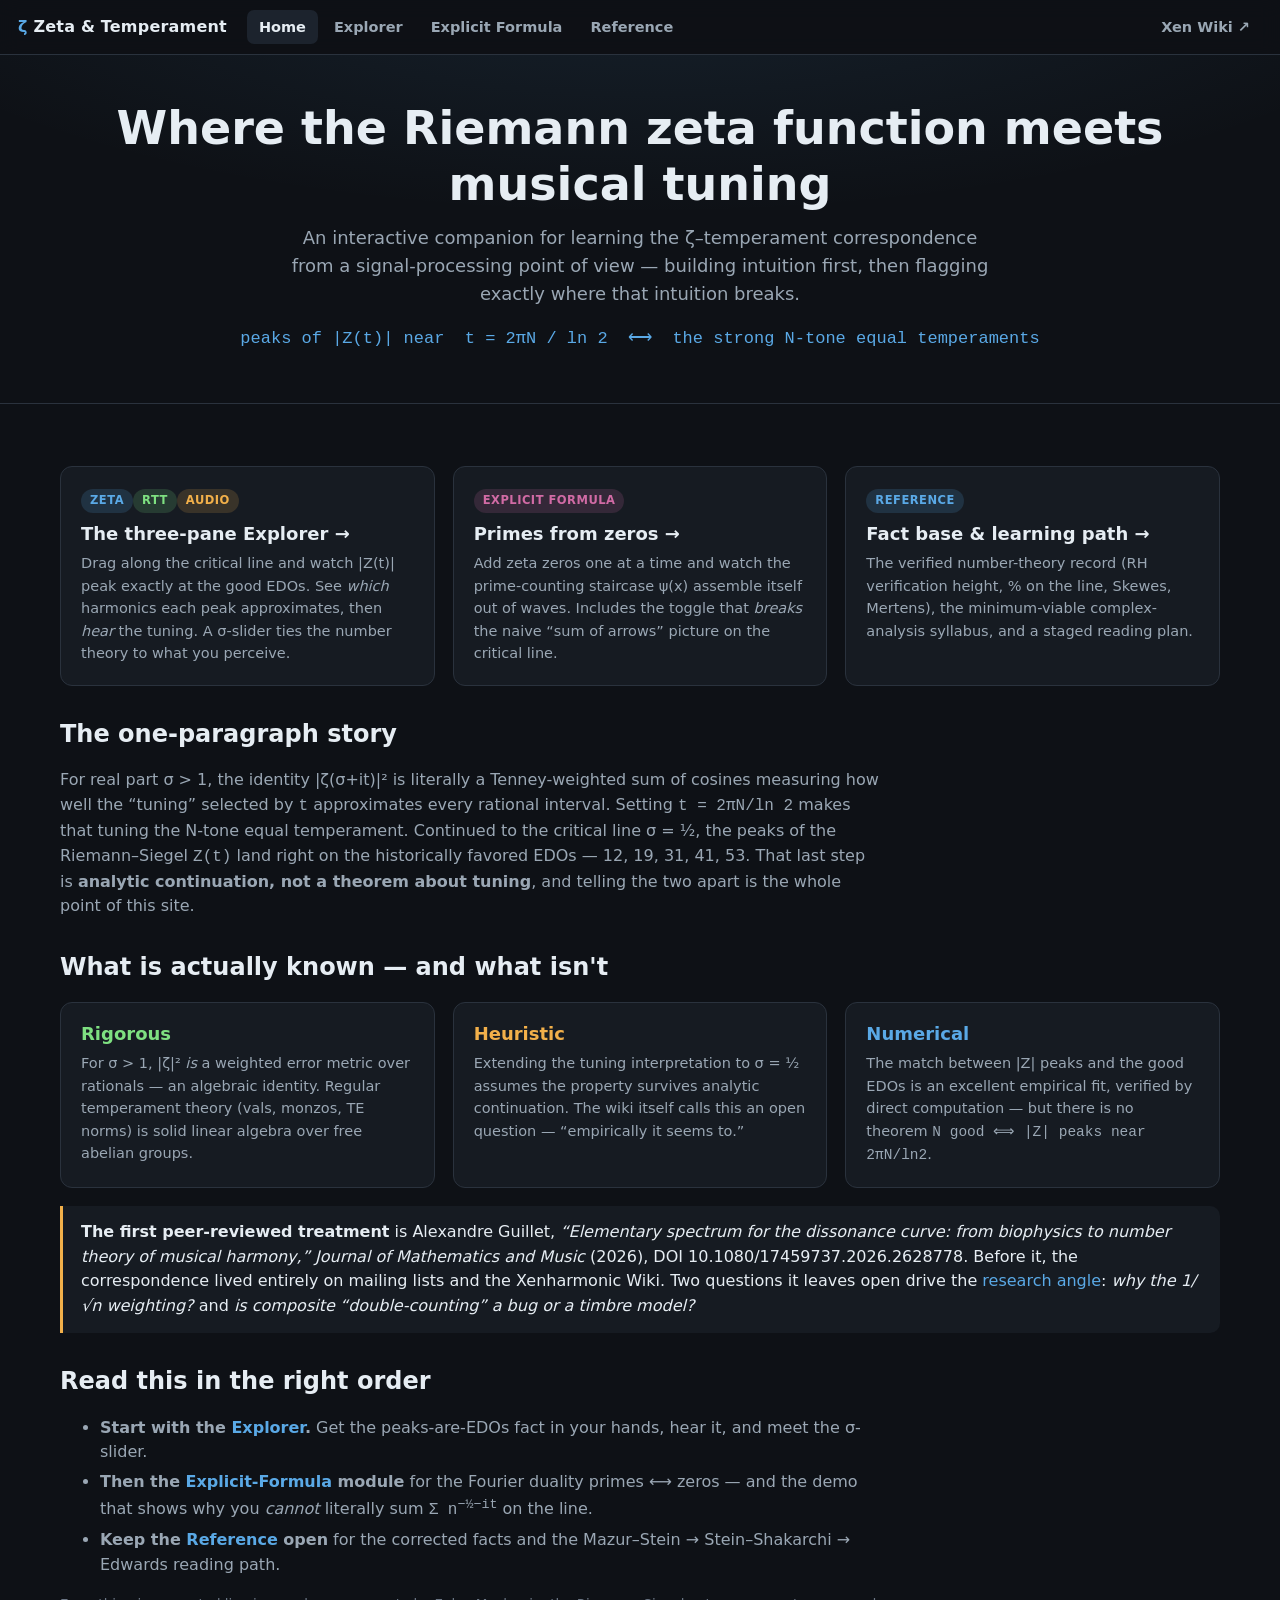
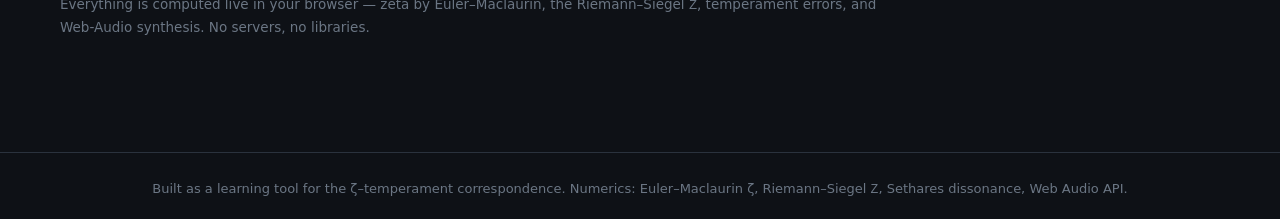
<file: index.html>
<!DOCTYPE html>
<html lang="en">
<head>
<meta charset="utf-8">
<meta name="viewport" content="width=device-width, initial-scale=1">
<title>Zeta &amp; Temperament — an interactive explorer</title>
<link rel="stylesheet" href="css/style.css">
</head>
<body>
<nav class="top">
  <span class="brand"><span class="zsym">&zeta;</span> Zeta &amp; Temperament</span>
  <a class="navlink active" href="index.html">Home</a>
  <a class="navlink" href="explorer.html">Explorer</a>
  <a class="navlink" href="explicit.html">Explicit Formula</a>
  <a class="navlink" href="reference.html">Reference</a>
  <span class="spacer"></span>
  <a class="navlink" href="https://en.xen.wiki/w/The_Riemann_zeta_function_and_tuning" target="_blank" rel="noopener">Xen Wiki ↗</a>
</nav>

<header class="hero">
  <h1>Where the Riemann zeta function meets musical tuning</h1>
  <p class="sub">An interactive companion for learning the &zeta;–temperament correspondence
    from a signal-processing point of view — building intuition first, then flagging
    exactly where that intuition breaks.</p>
  <p class="eqn">peaks of |Z(t)| near&nbsp; t = 2&pi;N / ln 2 &nbsp;⟷&nbsp; the strong N-tone equal temperaments</p>
</header>

<div class="wrap">

  <section>
    <div class="grid cols-3">
      <a class="card" href="explorer.html">
        <span class="tag zeta">Zeta</span><span class="tag rtt">RTT</span><span class="tag audio">Audio</span>
        <h3>The three-pane Explorer →</h3>
        <p>Drag along the critical line and watch |Z(t)| peak exactly at the good EDOs.
           See <em>which</em> harmonics each peak approximates, then <em>hear</em> the tuning.
           A &sigma;-slider ties the number theory to what you perceive.</p>
      </a>
      <a class="card" href="explicit.html">
        <span class="tag ef">Explicit Formula</span>
        <h3>Primes from zeros →</h3>
        <p>Add zeta zeros one at a time and watch the prime-counting staircase &psi;(x)
           assemble itself out of waves. Includes the toggle that <em>breaks</em> the
           naive &ldquo;sum of arrows&rdquo; picture on the critical line.</p>
      </a>
      <a class="card" href="reference.html">
        <span class="tag zeta">Reference</span>
        <h3>Fact base &amp; learning path →</h3>
        <p>The verified number-theory record (RH verification height, % on the line,
           Skewes, Mertens), the minimum-viable complex-analysis syllabus, and a
           staged reading plan.</p>
      </a>
    </div>
  </section>

  <section class="narrow">
    <h2>The one-paragraph story</h2>
    <p class="muted">
      For real part &sigma; &gt; 1, the identity |&zeta;(&sigma;+it)|&sup2; is literally a
      Tenney-weighted sum of cosines measuring how well the &ldquo;tuning&rdquo; selected by
      <span class="mono">t</span> approximates every rational interval. Setting
      <span class="mono">t = 2&pi;N/ln&nbsp;2</span> makes that tuning the N-tone equal
      temperament. Continued to the critical line &sigma; = &frac12;, the peaks of the
      Riemann–Siegel <span class="mono">Z(t)</span> land right on the historically favored
      EDOs — 12, 19, 31, 41, 53. That last step is <strong>analytic continuation, not a
      theorem about tuning</strong>, and telling the two apart is the whole point of this site.
    </p>
  </section>

  <section>
    <h2>What is actually known — and what isn't</h2>
    <div class="grid cols-3">
      <div class="card">
        <h3 style="color:var(--accent2)">Rigorous</h3>
        <p>For &sigma; &gt; 1, |&zeta;|&sup2; <em>is</em> a weighted error metric over rationals —
           an algebraic identity. Regular temperament theory (vals, monzos, TE norms) is
           solid linear algebra over free abelian groups.</p>
      </div>
      <div class="card">
        <h3 style="color:var(--accent3)">Heuristic</h3>
        <p>Extending the tuning interpretation to &sigma; = &frac12; assumes the property
           survives analytic continuation. The wiki itself calls this an open question —
           &ldquo;empirically it seems to.&rdquo;</p>
      </div>
      <div class="card">
        <h3 style="color:var(--accent)">Numerical</h3>
        <p>The match between |Z| peaks and the good EDOs is an excellent empirical fit,
           verified by direct computation — but there is no theorem
           <span class="mono">N good ⟺ |Z| peaks near 2&pi;N/ln2</span>.</p>
      </div>
    </div>
    <div class="callout warn">
      <p><strong>The first peer-reviewed treatment</strong> is Alexandre Guillet,
        <em>&ldquo;Elementary spectrum for the dissonance curve: from biophysics to number
        theory of musical harmony,&rdquo;</em> <em>Journal of Mathematics and Music</em> (2026),
        DOI&nbsp;10.1080/17459737.2026.2628778. Before it, the correspondence lived entirely
        on mailing lists and the Xenharmonic Wiki. Two questions it leaves open drive the
        <a href="reference.html#open">research angle</a>: <em>why the 1/&radic;n weighting?</em>
        and <em>is composite &ldquo;double-counting&rdquo; a bug or a timbre model?</em></p>
    </div>
  </section>

  <section class="narrow">
    <h2>Read this in the right order</h2>
    <ul class="tight muted">
      <li><strong>Start with the <a href="explorer.html">Explorer</a>.</strong> Get the peaks-are-EDOs
        fact in your hands, hear it, and meet the &sigma;-slider.</li>
      <li><strong>Then the <a href="explicit.html">Explicit-Formula</a> module</strong> for the
        Fourier duality primes ⟷ zeros — and the demo that shows why you <em>cannot</em>
        literally sum <span class="mono">&Sigma; n<sup>−½−it</sup></span> on the line.</li>
      <li><strong>Keep the <a href="reference.html">Reference</a> open</strong> for the corrected
        facts and the Mazur–Stein → Stein–Shakarchi → Edwards reading path.</li>
    </ul>
    <p class="small faint">Everything is computed live in your browser — zeta by Euler–Maclaurin,
      the Riemann–Siegel <span class="mono">Z</span>, temperament errors, and Web-Audio synthesis.
      No servers, no libraries.</p>
  </section>

</div>

<footer class="site">
  Built as a learning tool for the &zeta;–temperament correspondence.
  Numerics: Euler–Maclaurin &zeta;, Riemann–Siegel <span class="mono">Z</span>, Sethares dissonance, Web Audio API.
</footer>
</body>
</html>
</file>
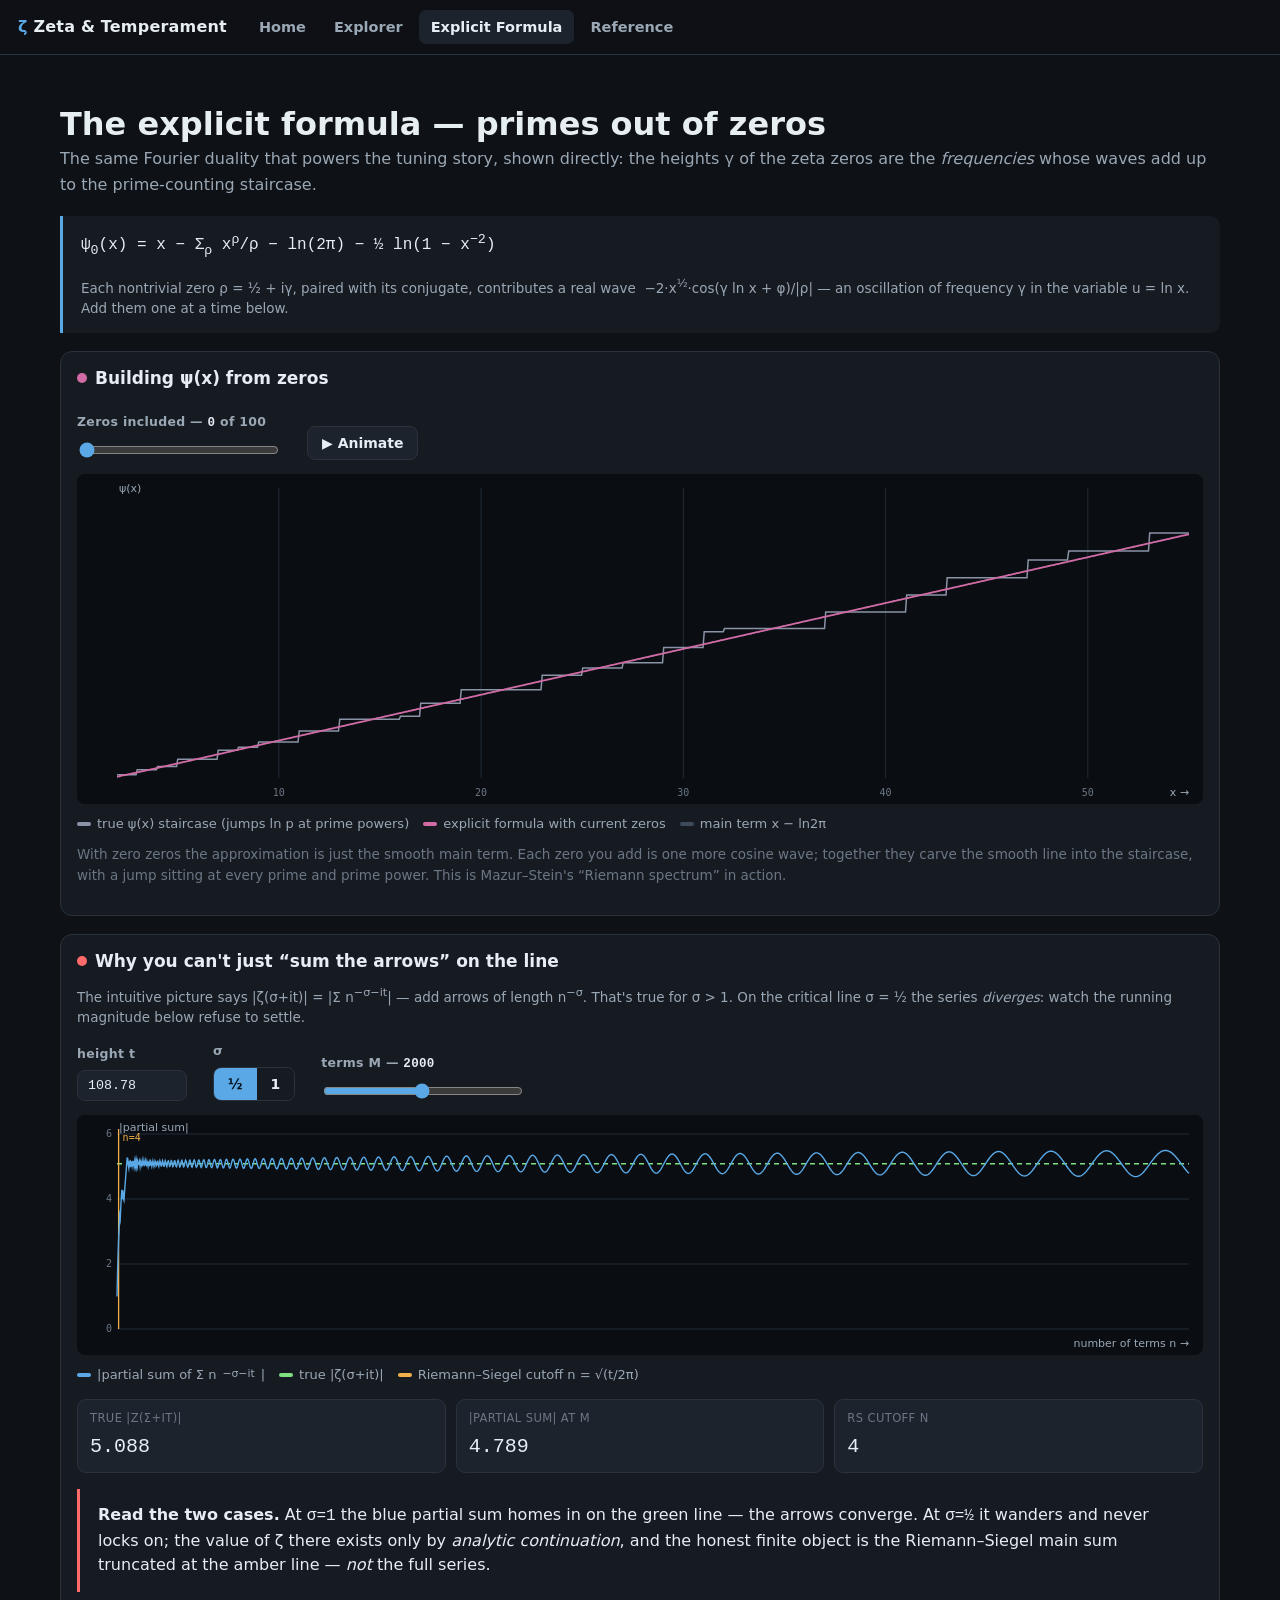
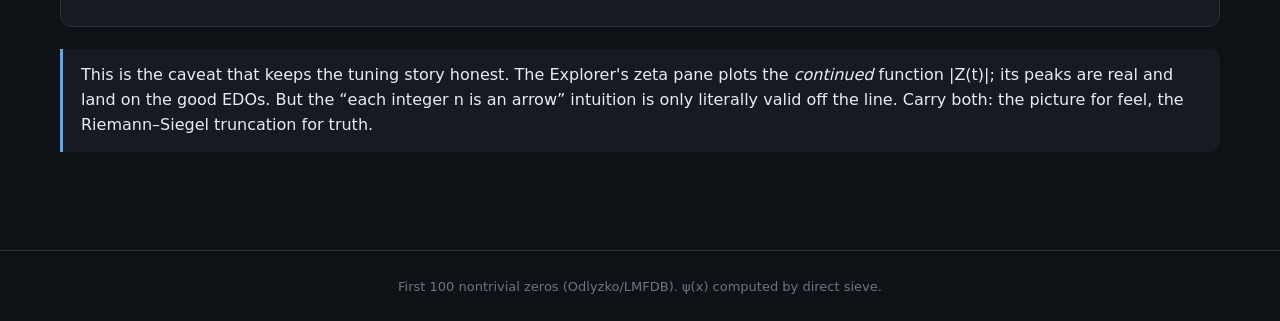
<file: explicit.html>
<!DOCTYPE html>
<html lang="en">
<head>
<meta charset="utf-8">
<meta name="viewport" content="width=device-width, initial-scale=1">
<title>Explicit Formula — Zeta &amp; Temperament</title>
<link rel="stylesheet" href="css/style.css">
</head>
<body>
<nav class="top">
  <span class="brand"><span class="zsym">&zeta;</span> Zeta &amp; Temperament</span>
  <a class="navlink" href="index.html">Home</a>
  <a class="navlink" href="explorer.html">Explorer</a>
  <a class="navlink active" href="explicit.html">Explicit Formula</a>
  <a class="navlink" href="reference.html">Reference</a>
</nav>

<div class="wrap">
  <h1 style="margin-bottom:4px">The explicit formula — primes out of zeros</h1>
  <p class="muted" style="margin-top:0">
    The same Fourier duality that powers the tuning story, shown directly:
    the heights <span class="mono">&gamma;</span> of the zeta zeros are the <em>frequencies</em>
    whose waves add up to the prime-counting staircase.
  </p>

  <div class="callout">
    <p style="margin:0" class="mono" style="font-size:15px">
      &psi;<sub>0</sub>(x) = x − &Sigma;<sub>&rho;</sub> x<sup>&rho;</sup>/&rho; − ln(2&pi;) − &frac12; ln(1 − x<sup>−2</sup>)
    </p>
    <p class="small muted" style="margin-bottom:0">Each nontrivial zero &rho; = &frac12; + i&gamma;, paired with its
      conjugate, contributes a real wave &nbsp;−2·x<sup>½</sup>·cos(&gamma; ln x + &phi;)/|&rho;| — an
      oscillation of frequency &gamma; in the variable u = ln x. Add them one at a time below.</p>
  </div>

  <!-- ===== PANE A: staircase assembly ===== -->
  <div class="pane" style="margin:18px 0">
    <h2><span class="dot" style="background:var(--accent4)"></span> Building &psi;(x) from zeros</h2>
    <div class="controls" style="margin-bottom:14px">
      <div class="control">
        <label>Zeros included — <span class="val" id="nzVal">0</span> of 100</label>
        <input type="range" id="nzSlider" min="0" max="100" step="1" value="0">
      </div>
      <div class="control">
        <label>&nbsp;</label>
        <button id="animBtn">▶ Animate</button>
      </div>
    </div>
    <div class="canvas-wrap"><canvas id="psiCanvas" height="330"></canvas></div>
    <div class="legend">
      <div class="item"><span class="swatch" style="background:#8a94a6"></span> true &psi;(x) staircase (jumps ln p at prime powers)</div>
      <div class="item"><span class="swatch" style="background:var(--accent4)"></span> explicit formula with current zeros</div>
      <div class="item"><span class="swatch" style="background:#3d4a5a"></span> main term x − ln2&pi;</div>
    </div>
    <p class="small faint" style="margin-top:10px">With zero zeros the approximation is just the smooth main
      term. Each zero you add is one more cosine wave; together they carve the smooth line into the staircase,
      with a jump sitting at every prime and prime power. This is Mazur–Stein's &ldquo;Riemann spectrum&rdquo; in action.</p>
  </div>

  <!-- ===== PANE B: the counter-demo ===== -->
  <div class="pane">
    <h2><span class="dot" style="background:var(--danger)"></span> Why you can't just &ldquo;sum the arrows&rdquo; on the line</h2>
    <p class="small muted" style="margin-top:0">
      The intuitive picture says |&zeta;(&sigma;+it)| = |&Sigma; n<sup>−&sigma;−it</sup>| — add arrows of length
      n<sup>−&sigma;</sup>. That's true for &sigma; &gt; 1. On the critical line &sigma; = &frac12; the series
      <em>diverges</em>: watch the running magnitude below refuse to settle.
    </p>
    <div class="controls" style="margin-bottom:14px">
      <div class="control">
        <label>height t</label>
        <input type="number" id="tInput" value="108.78" step="1" style="width:110px; background:var(--bg-elev2); color:var(--text); border:1px solid var(--border); border-radius:8px; padding:7px 10px; font-family:var(--mono)">
      </div>
      <div class="control">
        <label>&sigma;</label>
        <div class="seg" id="sigmaSeg2">
          <button data-s="0.5" class="on">&frac12;</button>
          <button data-s="1">1</button>
        </div>
      </div>
      <div class="control">
        <label>terms M — <span class="val" id="mVal">2000</span></label>
        <input type="range" id="mSlider" min="50" max="4000" step="50" value="2000">
      </div>
    </div>
    <div class="canvas-wrap"><canvas id="naiveCanvas" height="240"></canvas></div>
    <div class="legend">
      <div class="item"><span class="swatch" style="background:var(--accent)"></span> |partial sum of &Sigma; n<sup>−&sigma;−it</sup>|</div>
      <div class="item"><span class="swatch" style="background:var(--accent2)"></span> true |&zeta;(&sigma;+it)|</div>
      <div class="item"><span class="swatch" style="background:var(--accent3)"></span> Riemann–Siegel cutoff n = &radic;(t/2&pi;)</div>
    </div>
    <div class="readout">
      <div class="stat"><div class="k">true |&zeta;(&sigma;+it)|</div><div class="v" id="nv-true">—</div></div>
      <div class="stat"><div class="k">|partial sum| at M</div><div class="v" id="nv-partial">—</div></div>
      <div class="stat"><div class="k">RS cutoff n</div><div class="v" id="nv-cut">—</div></div>
    </div>
    <div class="callout danger" style="margin-top:16px">
      <p style="margin:0"><strong>Read the two cases.</strong> At <span class="mono">&sigma;=1</span> the blue partial
      sum homes in on the green line — the arrows converge. At <span class="mono">&sigma;=½</span> it wanders and
      never locks on; the value of &zeta; there exists only by <em>analytic continuation</em>, and the honest finite
      object is the Riemann–Siegel main sum truncated at the amber line — <em>not</em> the full series.</p>
    </div>
  </div>

  <div class="callout" style="margin-top:22px">
    <p style="margin:0">This is the caveat that keeps the tuning story honest. The Explorer's zeta pane plots
      the <em>continued</em> function |Z(t)|; its peaks are real and land on the good EDOs. But the &ldquo;each
      integer n is an arrow&rdquo; intuition is only literally valid off the line. Carry both: the picture for
      feel, the Riemann–Siegel truncation for truth.</p>
  </div>
</div>

<footer class="site">First 100 nontrivial zeros (Odlyzko/LMFDB). &psi;(x) computed by direct sieve.</footer>

<script src="js/mathlib.js"></script>
<script src="js/zeros.js"></script>
<script src="js/explicit.js"></script>
</body>
</html>
</file>
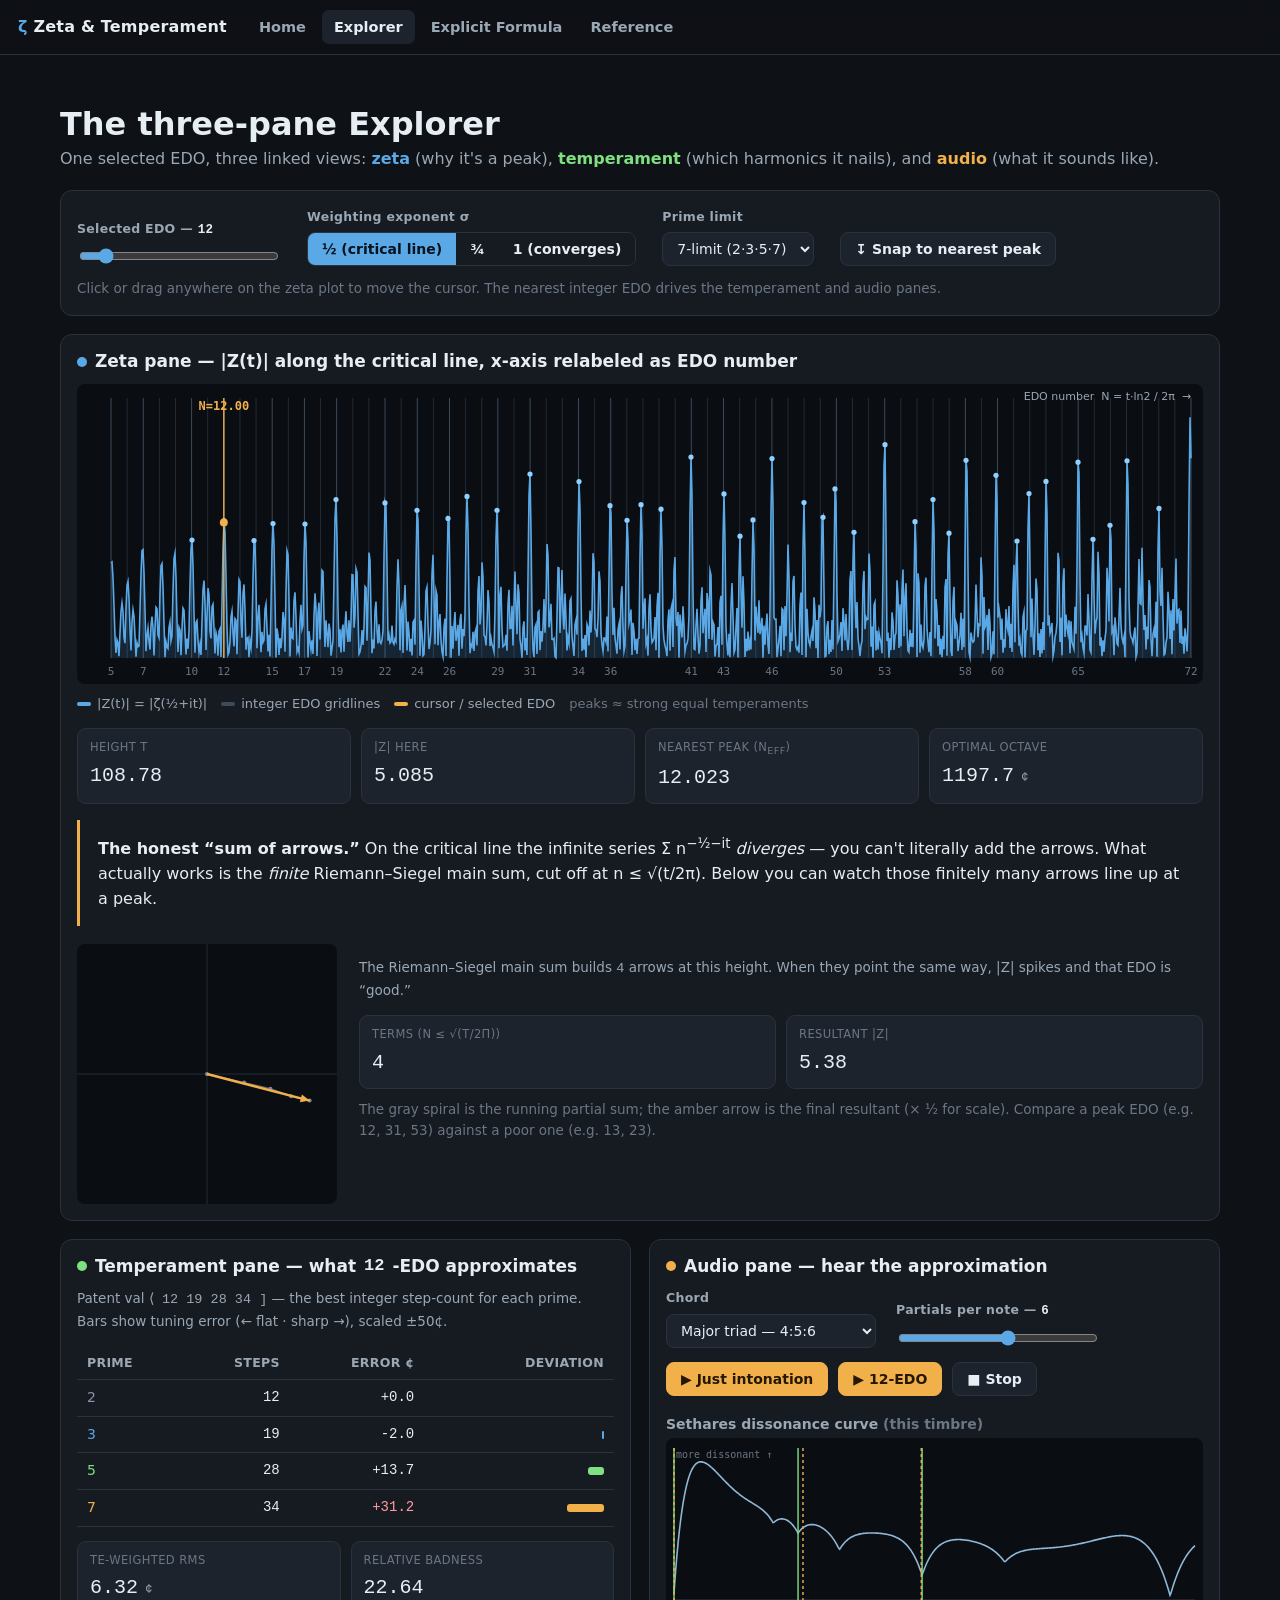
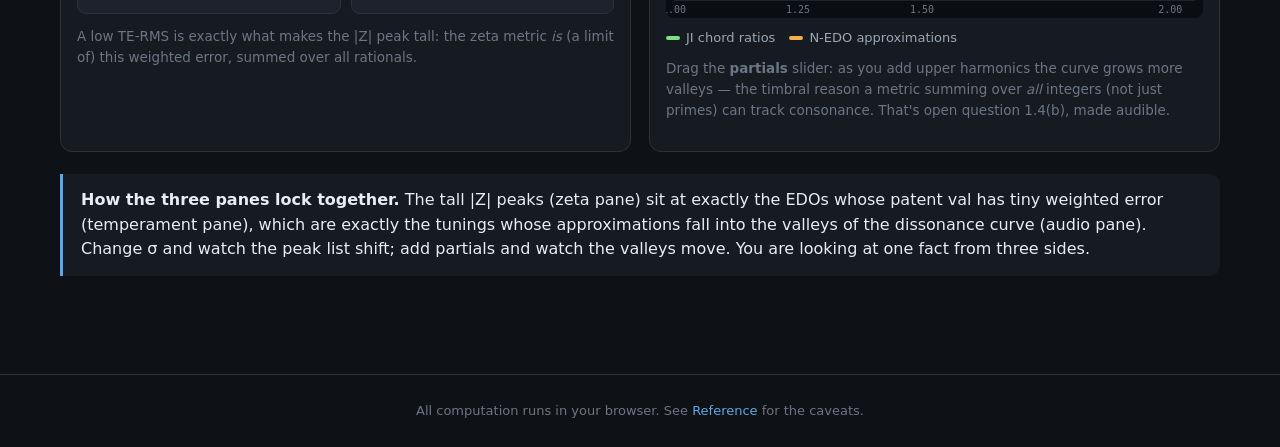
<file: explorer.html>
<!DOCTYPE html>
<html lang="en">
<head>
<meta charset="utf-8">
<meta name="viewport" content="width=device-width, initial-scale=1">
<title>Explorer — Zeta &amp; Temperament</title>
<link rel="stylesheet" href="css/style.css">
</head>
<body>
<nav class="top">
  <span class="brand"><span class="zsym">&zeta;</span> Zeta &amp; Temperament</span>
  <a class="navlink" href="index.html">Home</a>
  <a class="navlink active" href="explorer.html">Explorer</a>
  <a class="navlink" href="explicit.html">Explicit Formula</a>
  <a class="navlink" href="reference.html">Reference</a>
</nav>

<div class="wrap">
  <h1 style="margin-bottom:4px">The three-pane Explorer</h1>
  <p class="muted" style="margin-top:0">
    One selected EDO, three linked views: <b style="color:var(--accent)">zeta</b> (why it's a peak),
    <b style="color:var(--accent2)">temperament</b> (which harmonics it nails), and
    <b style="color:var(--accent3)">audio</b> (what it sounds like).
  </p>

  <!-- ===== GLOBAL CONTROLS ===== -->
  <div class="pane" style="margin:18px 0">
    <div class="controls">
      <div class="control">
        <label>Selected EDO — <span class="val" id="edoVal">12</span></label>
        <input type="range" id="edoSlider" min="5" max="72" step="1" value="12">
      </div>
      <div class="control">
        <label>Weighting exponent &sigma;</label>
        <div class="seg" id="sigmaSeg">
          <button data-s="0.5" class="on">&frac12; (critical line)</button>
          <button data-s="0.75">&frac34;</button>
          <button data-s="1">1 (converges)</button>
        </div>
      </div>
      <div class="control">
        <label>Prime limit</label>
        <select id="primeLimit">
          <option value="5">5-limit (2·3·5)</option>
          <option value="7" selected>7-limit (2·3·5·7)</option>
          <option value="13">13-limit</option>
        </select>
      </div>
      <div class="control">
        <label>&nbsp;</label>
        <button id="snapBtn">↧ Snap to nearest peak</button>
      </div>
    </div>
    <p class="small faint" style="margin:12px 0 0">
      Click or drag anywhere on the zeta plot to move the cursor. The nearest integer EDO
      drives the temperament and audio panes.
    </p>
  </div>

  <!-- ===== ZETA PANE ===== -->
  <div class="pane" style="margin-bottom:18px">
    <h2><span class="dot" style="background:var(--accent)"></span> Zeta pane — |Z(t)| along the critical line, x-axis relabeled as EDO number</h2>
    <div class="canvas-wrap">
      <canvas id="zetaCanvas" height="300"></canvas>
    </div>
    <div class="legend">
      <div class="item"><span class="swatch" style="background:var(--accent)"></span> |Z(t)| = |&zeta;(&frac12;+it)|</div>
      <div class="item"><span class="swatch" style="background:#3d4a5a"></span> integer EDO gridlines</div>
      <div class="item"><span class="swatch" style="background:var(--accent3)"></span> cursor / selected EDO</div>
      <div class="item"><span class="faint">peaks ≈ strong equal temperaments</span></div>
    </div>
    <div class="readout">
      <div class="stat"><div class="k">height t</div><div class="v" id="stat-t">108.78</div></div>
      <div class="stat"><div class="k">|Z| here</div><div class="v" id="stat-z">—</div></div>
      <div class="stat"><div class="k">nearest peak (N<sub>eff</sub>)</div><div class="v" id="stat-neff">—</div></div>
      <div class="stat"><div class="k">optimal octave</div><div class="v" id="stat-oct">—<small> ¢</small></div></div>
    </div>
    <div class="callout warn" style="margin-top:16px">
      <p style="margin:0"><strong>The honest &ldquo;sum of arrows.&rdquo;</strong> On the critical line the
      infinite series &Sigma; n<sup>−½−it</sup> <em>diverges</em> — you can't literally add the arrows.
      What actually works is the <em>finite</em> Riemann–Siegel main sum, cut off at
      n ≤ &radic;(t/2&pi;). Below you can watch those finitely many arrows line up at a peak.</p>
    </div>
    <div style="margin-top:14px; display:flex; gap:22px; flex-wrap:wrap; align-items:flex-start">
      <div>
        <canvas id="arrowCanvas" width="260" height="260" style="width:260px; max-width:100%"></canvas>
      </div>
      <div style="flex:1; min-width:240px">
        <p class="small muted" id="arrowText">The Riemann–Siegel main sum builds
          <span class="mono" id="arrowN">—</span> arrows at this height. When they point the same
          way, |Z| spikes and that EDO is &ldquo;good.&rdquo;</p>
        <div class="readout">
          <div class="stat"><div class="k">terms (n ≤ &radic;(t/2&pi;))</div><div class="v" id="arrow-terms">—</div></div>
          <div class="stat"><div class="k">resultant |Z|</div><div class="v" id="arrow-res">—</div></div>
        </div>
        <p class="small faint" style="margin-top:10px">The gray spiral is the running partial sum;
          the amber arrow is the final resultant (× &frac12; for scale). Compare a peak EDO (e.g. 12, 31, 53)
          against a poor one (e.g. 13, 23).</p>
      </div>
    </div>
  </div>

  <!-- ===== RTT + AUDIO ROW ===== -->
  <div class="grid cols-2">

    <!-- RTT PANE -->
    <div class="pane">
      <h2><span class="dot" style="background:var(--accent2)"></span> Temperament pane — what <span id="rtt-N" class="mono">12</span>-EDO approximates</h2>
      <p class="small muted" style="margin-top:0">Patent val
        <span class="mono" id="rtt-val">⟨…⟩</span> — the best integer step-count for each prime.
        Bars show tuning error (← flat · sharp →), scaled ±50¢.</p>
      <table class="data" id="rttTable">
        <thead><tr><th>prime</th><th>steps</th><th>error ¢</th><th class="bar-cell">deviation</th></tr></thead>
        <tbody></tbody>
      </table>
      <div class="readout">
        <div class="stat"><div class="k">TE-weighted RMS</div><div class="v" id="rtt-te">—<small> ¢</small></div></div>
        <div class="stat"><div class="k">relative badness</div><div class="v" id="rtt-bad">—</div></div>
      </div>
      <p class="small faint" style="margin-top:12px">A low TE-RMS is exactly what makes the |Z| peak
        tall: the zeta metric <em>is</em> (a limit of) this weighted error, summed over all rationals.</p>
    </div>

    <!-- AUDIO PANE -->
    <div class="pane">
      <h2><span class="dot" style="background:var(--accent3)"></span> Audio pane — hear the approximation</h2>
      <div class="controls" style="gap:14px 20px">
        <div class="control">
          <label>Chord</label>
          <select id="chordSel">
            <option value="4:5:6">Major triad — 4:5:6</option>
            <option value="10:12:15">Minor triad — 10:12:15</option>
            <option value="4:5:6:7">Harmonic 7th — 4:5:6:7</option>
            <option value="8:9:10:11:12">Otonal 8:9:10:11:12</option>
          </select>
        </div>
        <div class="control">
          <label>Partials per note — <span class="val" id="partVal">6</span></label>
          <input type="range" id="partSlider" min="1" max="10" step="1" value="6">
        </div>
      </div>
      <div style="display:flex; gap:10px; flex-wrap:wrap; margin-top:14px">
        <button class="play" id="playJI">▶ Just intonation</button>
        <button class="play" id="playEDO">▶ <span id="playEdoLbl">12</span>-EDO</button>
        <button id="stopBtn">■ Stop</button>
      </div>
      <h3 style="font-size:14px; margin:20px 0 6px; color:var(--text-dim)">Sethares dissonance curve
        <span class="faint">(this timbre)</span></h3>
      <div class="canvas-wrap"><canvas id="dissCanvas" height="180"></canvas></div>
      <div class="legend">
        <div class="item"><span class="swatch" style="background:var(--accent2)"></span> JI chord ratios</div>
        <div class="item"><span class="swatch" style="background:var(--accent3)"></span> N-EDO approximations</div>
      </div>
      <p class="small faint" style="margin-top:10px">Drag the <b>partials</b> slider: as you add upper
        harmonics the curve grows more valleys — the timbral reason a metric summing over
        <em>all</em> integers (not just primes) can track consonance. That's open question 1.4(b),
        made audible.</p>
    </div>
  </div>

  <div class="callout" style="margin-top:22px">
    <p><strong>How the three panes lock together.</strong> The tall |Z| peaks (zeta pane) sit at exactly
    the EDOs whose patent val has tiny weighted error (temperament pane), which are exactly the tunings
    whose approximations fall into the valleys of the dissonance curve (audio pane). Change &sigma; and
    watch the peak list shift; add partials and watch the valleys move. You are looking at one fact from
    three sides.</p>
  </div>
</div>

<footer class="site">All computation runs in your browser. See <a href="reference.html">Reference</a> for the caveats.</footer>

<script src="js/mathlib.js"></script>
<script src="js/explorer.js"></script>
</body>
</html>
</file>
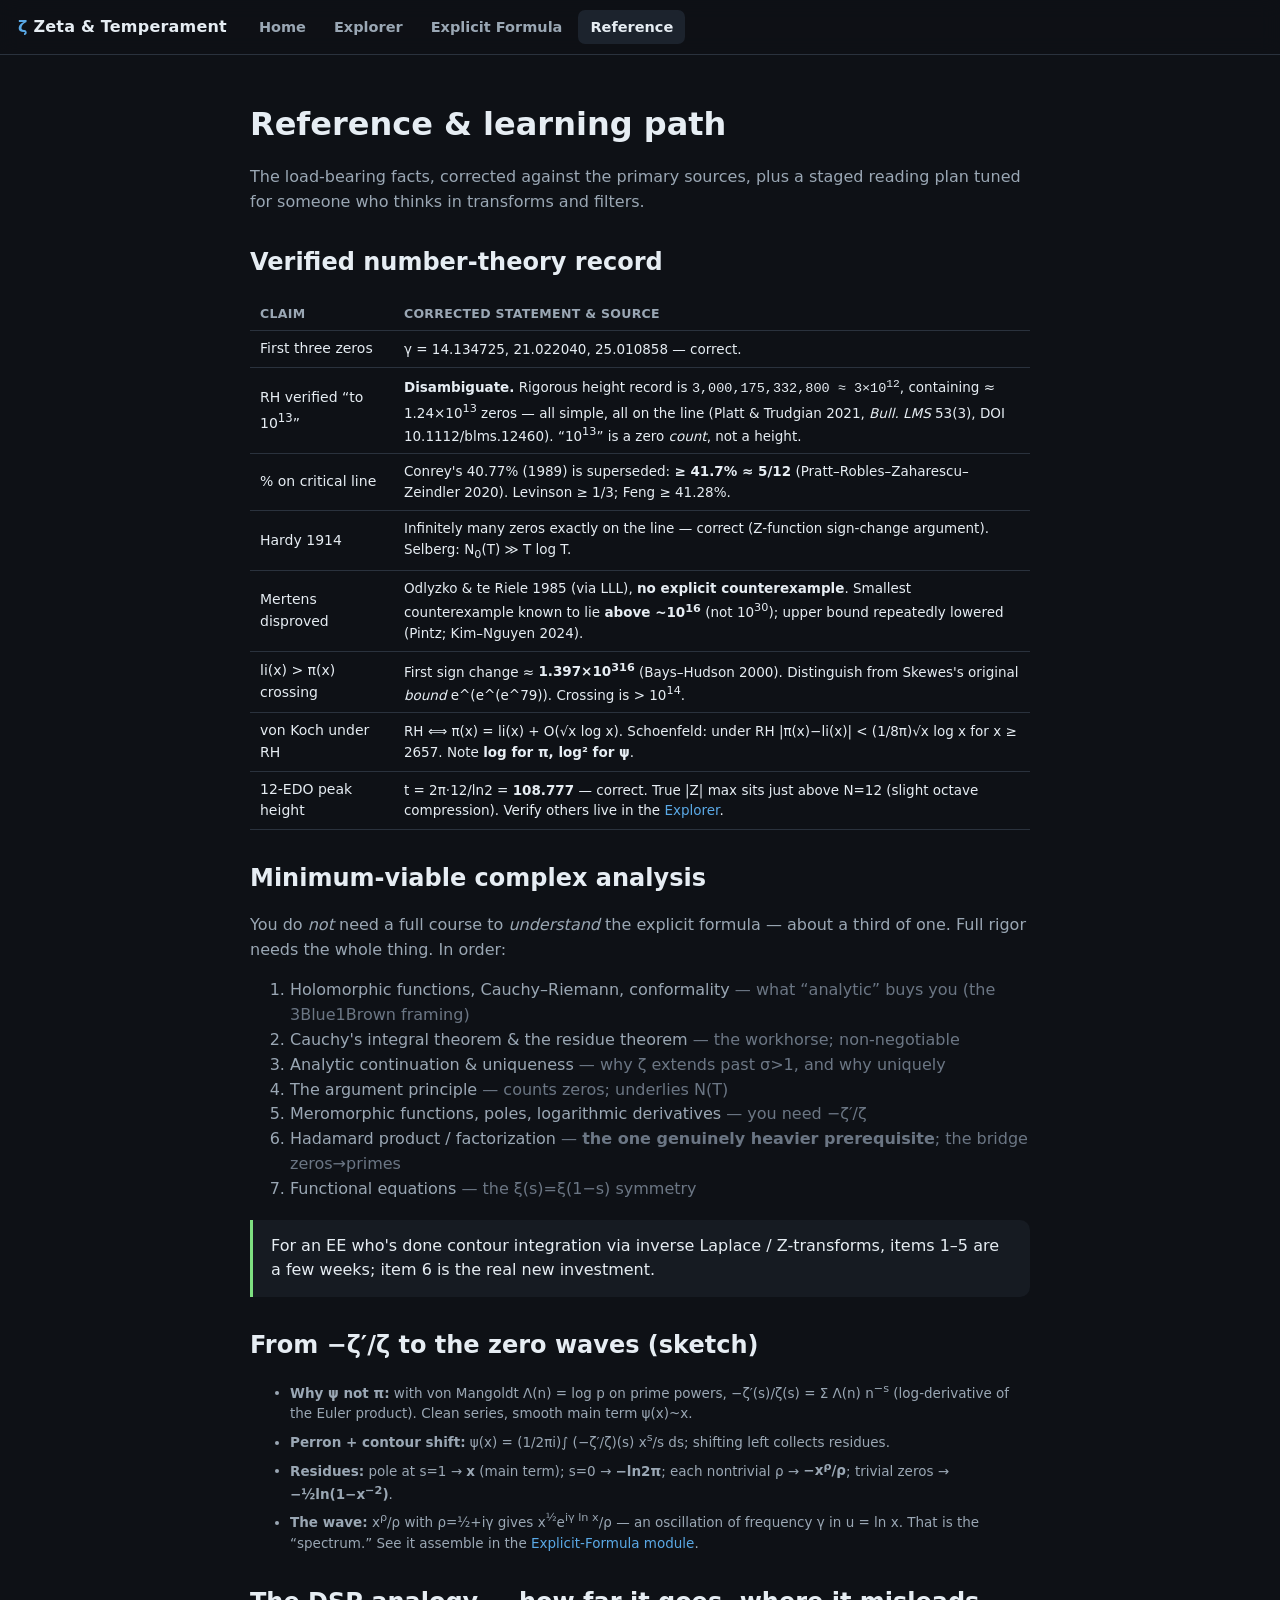
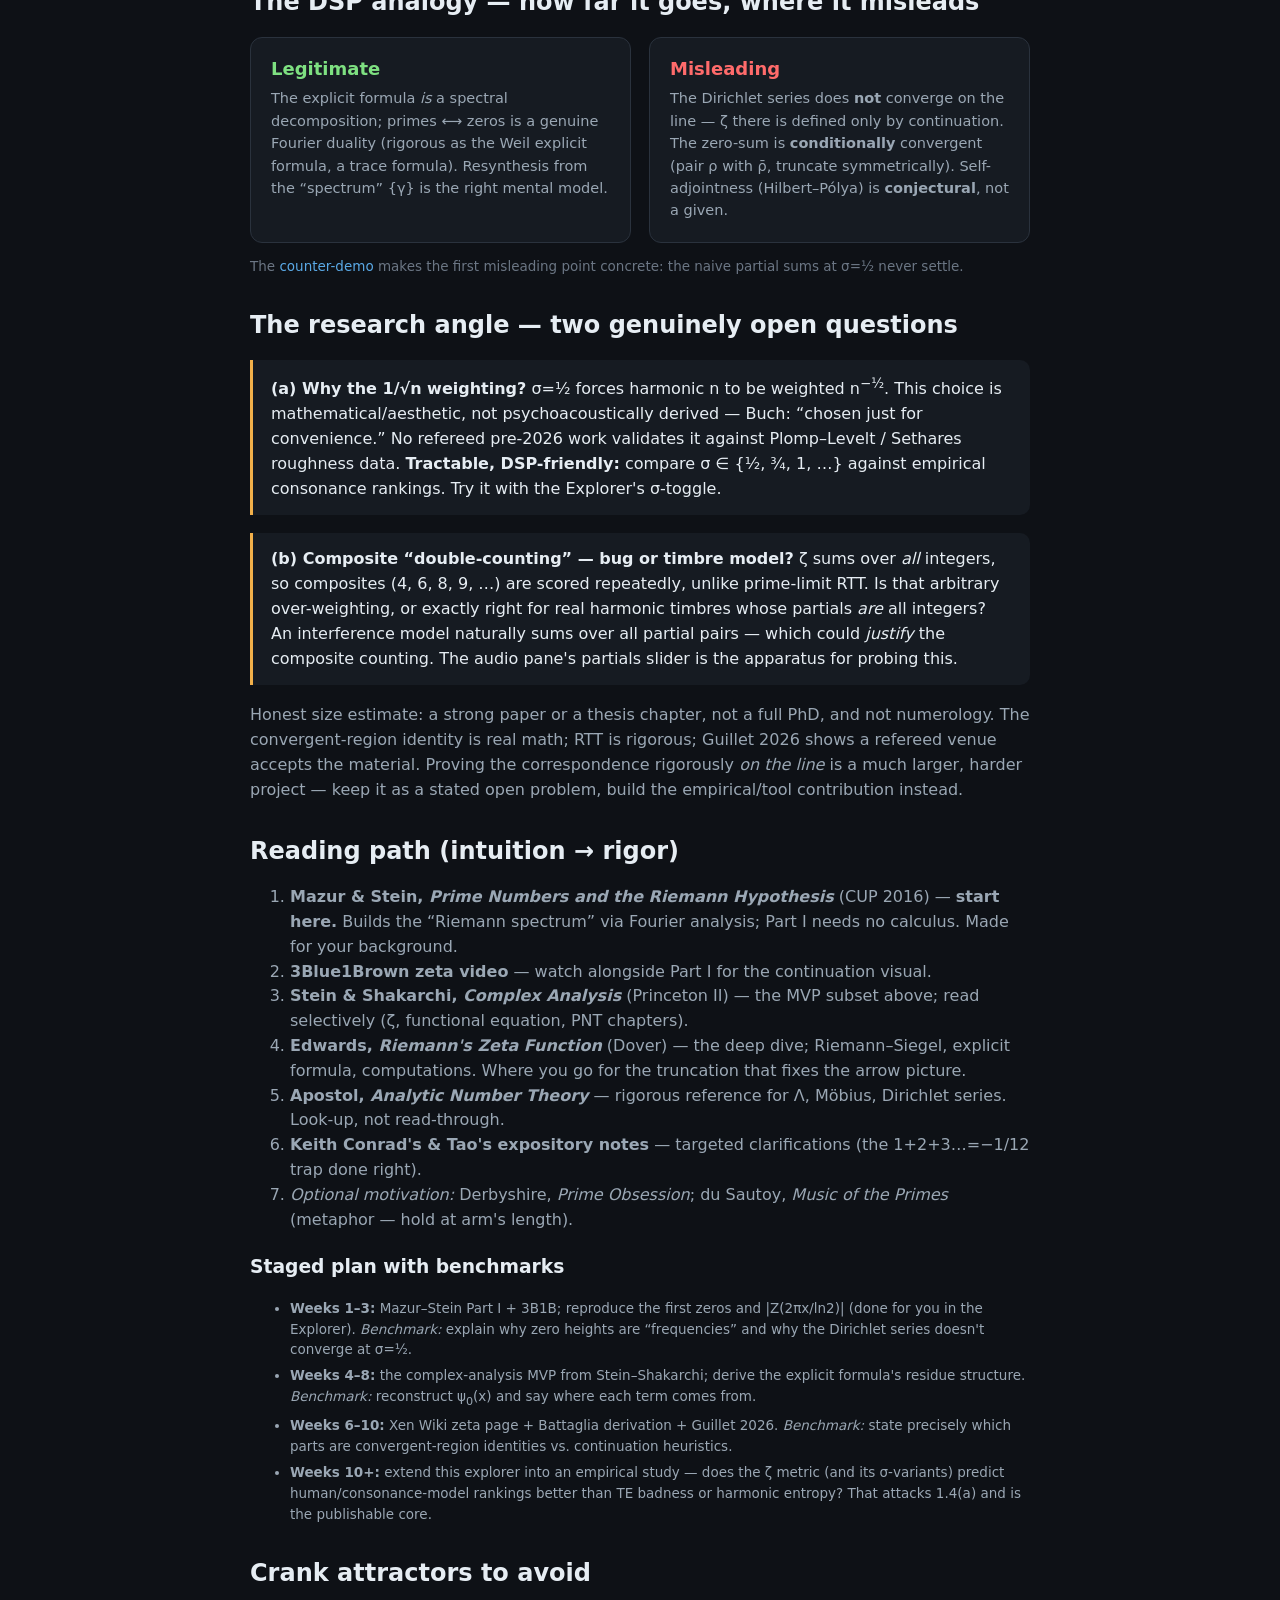
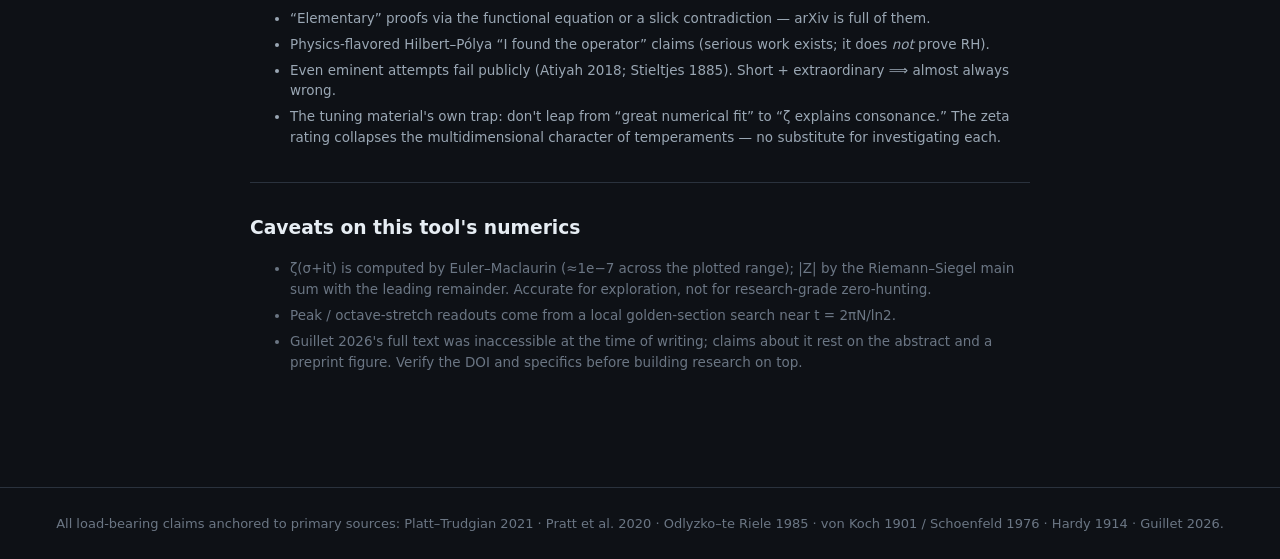
<file: reference.html>
<!DOCTYPE html>
<html lang="en">
<head>
<meta charset="utf-8">
<meta name="viewport" content="width=device-width, initial-scale=1">
<title>Reference — Zeta &amp; Temperament</title>
<link rel="stylesheet" href="css/style.css">
</head>
<body>
<nav class="top">
  <span class="brand"><span class="zsym">&zeta;</span> Zeta &amp; Temperament</span>
  <a class="navlink" href="index.html">Home</a>
  <a class="navlink" href="explorer.html">Explorer</a>
  <a class="navlink" href="explicit.html">Explicit Formula</a>
  <a class="navlink active" href="reference.html">Reference</a>
</nav>

<div class="wrap narrow">
  <h1>Reference &amp; learning path</h1>
  <p class="muted">The load-bearing facts, corrected against the primary sources, plus a staged
    reading plan tuned for someone who thinks in transforms and filters.</p>

  <!-- ===== verified facts ===== -->
  <section>
    <h2>Verified number-theory record</h2>
    <table class="data">
      <thead><tr><th>Claim</th><th style="text-align:left">Corrected statement &amp; source</th></tr></thead>
      <tbody>
        <tr><td style="white-space:nowrap">First three zeros</td>
          <td style="text-align:left" class="small">&gamma; = 14.134725, 21.022040, 25.010858 — correct.</td></tr>
        <tr><td>RH verified &ldquo;to 10<sup>13</sup>&rdquo;</td>
          <td style="text-align:left" class="small"><b>Disambiguate.</b> Rigorous height record is
            <span class="mono">3,000,175,332,800 ≈ 3×10<sup>12</sup></span>, containing ≈ 1.24×10<sup>13</sup>
            zeros — all simple, all on the line (Platt &amp; Trudgian 2021, <i>Bull. LMS</i> 53(3), DOI 10.1112/blms.12460).
            &ldquo;10<sup>13</sup>&rdquo; is a zero <em>count</em>, not a height.</td></tr>
        <tr><td>% on critical line</td>
          <td style="text-align:left" class="small">Conrey's 40.77% (1989) is superseded:
            <b>≥ 41.7% ≈ 5/12</b> (Pratt–Robles–Zaharescu–Zeindler 2020). Levinson ≥ 1/3; Feng ≥ 41.28%.</td></tr>
        <tr><td>Hardy 1914</td>
          <td style="text-align:left" class="small">Infinitely many zeros exactly on the line — correct
            (Z-function sign-change argument). Selberg: N<sub>0</sub>(T) ≫ T log T.</td></tr>
        <tr><td>Mertens disproved</td>
          <td style="text-align:left" class="small">Odlyzko &amp; te Riele 1985 (via LLL), <b>no explicit counterexample</b>.
            Smallest counterexample known to lie <b>above ~10<sup>16</sup></b> (not 10<sup>30</sup>); upper bound
            repeatedly lowered (Pintz; Kim–Nguyen 2024).</td></tr>
        <tr><td>li(x) &gt; &pi;(x) crossing</td>
          <td style="text-align:left" class="small">First sign change ≈ <b>1.397×10<sup>316</sup></b> (Bays–Hudson 2000).
            Distinguish from Skewes's original <em>bound</em> e^(e^(e^79)). Crossing is &gt; 10<sup>14</sup>.</td></tr>
        <tr><td>von Koch under RH</td>
          <td style="text-align:left" class="small">RH ⟺ &pi;(x) = li(x) + O(&radic;x log x). Schoenfeld: under RH
            |&pi;(x)−li(x)| &lt; (1/8&pi;)&radic;x log x for x ≥ 2657. Note <b>log for &pi;, log&sup2; for &psi;</b>.</td></tr>
        <tr><td>12-EDO peak height</td>
          <td style="text-align:left" class="small">t = 2&pi;·12/ln2 = <b>108.777</b> — correct. True |Z| max sits
            just above N=12 (slight octave compression). Verify others live in the <a href="explorer.html">Explorer</a>.</td></tr>
      </tbody>
    </table>
  </section>

  <!-- ===== MVP complex analysis ===== -->
  <section>
    <h2>Minimum-viable complex analysis</h2>
    <p class="muted">You do <em>not</em> need a full course to <em>understand</em> the explicit formula —
      about a third of one. Full rigor needs the whole thing. In order:</p>
    <ol class="muted tight">
      <li>Holomorphic functions, Cauchy–Riemann, conformality <span class="faint">— what &ldquo;analytic&rdquo; buys you (the 3Blue1Brown framing)</span></li>
      <li>Cauchy's integral theorem &amp; the residue theorem <span class="faint">— the workhorse; non-negotiable</span></li>
      <li>Analytic continuation &amp; uniqueness <span class="faint">— why &zeta; extends past &sigma;&gt;1, and why uniquely</span></li>
      <li>The argument principle <span class="faint">— counts zeros; underlies N(T)</span></li>
      <li>Meromorphic functions, poles, logarithmic derivatives <span class="faint">— you need −&zeta;′/&zeta;</span></li>
      <li>Hadamard product / factorization <span class="faint">— <b>the one genuinely heavier prerequisite</b>; the bridge zeros→primes</span></li>
      <li>Functional equations <span class="faint">— the &xi;(s)=&xi;(1−s) symmetry</span></li>
    </ol>
    <div class="callout ok">
      <p style="margin:0">For an EE who's done contour integration via inverse Laplace / Z-transforms, items 1–5
        are a few weeks; item 6 is the real new investment.</p>
    </div>
  </section>

  <!-- ===== derivation sketch ===== -->
  <section>
    <h2>From −&zeta;′/&zeta; to the zero waves (sketch)</h2>
    <ul class="muted tight small">
      <li><b>Why &psi; not &pi;:</b> with von Mangoldt &Lambda;(n) = log p on prime powers,
        −&zeta;′(s)/&zeta;(s) = &Sigma; &Lambda;(n) n<sup>−s</sup> (log-derivative of the Euler product). Clean series, smooth main term &psi;(x)~x.</li>
      <li><b>Perron + contour shift:</b> &psi;(x) = (1/2&pi;i)∫ (−&zeta;′/&zeta;)(s) x<sup>s</sup>/s ds; shifting left collects residues.</li>
      <li><b>Residues:</b> pole at s=1 → <b>x</b> (main term); s=0 → <b>−ln2&pi;</b>; each nontrivial &rho; → <b>−x<sup>&rho;</sup>/&rho;</b>; trivial zeros → <b>−&frac12;ln(1−x<sup>−2</sup>)</b>.</li>
      <li><b>The wave:</b> x<sup>&rho;</sup>/&rho; with &rho;=&frac12;+i&gamma; gives x<sup>½</sup>e<sup>i&gamma; ln x</sup>/&rho; — an oscillation of frequency &gamma; in u = ln x. That is the &ldquo;spectrum.&rdquo; See it assemble in the <a href="explicit.html">Explicit-Formula module</a>.</li>
    </ul>
  </section>

  <!-- ===== the Fourier analogy: how far ===== -->
  <section>
    <h2>The DSP analogy — how far it goes, where it misleads</h2>
    <div class="grid cols-2">
      <div class="card">
        <h3 style="color:var(--accent2)">Legitimate</h3>
        <p>The explicit formula <em>is</em> a spectral decomposition; primes ⟷ zeros is a genuine Fourier duality
          (rigorous as the Weil explicit formula, a trace formula). Resynthesis from the &ldquo;spectrum&rdquo; {&gamma;} is the right mental model.</p>
      </div>
      <div class="card">
        <h3 style="color:var(--danger)">Misleading</h3>
        <p>The Dirichlet series does <b>not</b> converge on the line — &zeta; there is defined only by continuation.
          The zero-sum is <b>conditionally</b> convergent (pair &rho; with &rho;&#772;, truncate symmetrically).
          Self-adjointness (Hilbert–Pólya) is <b>conjectural</b>, not a given.</p>
      </div>
    </div>
    <p class="small faint">The <a href="explicit.html">counter-demo</a> makes the first misleading point concrete:
      the naive partial sums at &sigma;=½ never settle.</p>
  </section>

  <!-- ===== open questions ===== -->
  <section id="open">
    <h2>The research angle — two genuinely open questions</h2>
    <div class="callout warn">
      <p><b>(a) Why the 1/&radic;n weighting?</b> &sigma;=½ forces harmonic n to be weighted n<sup>−½</sup>. This choice
        is mathematical/aesthetic, not psychoacoustically derived — Buch: &ldquo;chosen just for convenience.&rdquo; No
        refereed pre-2026 work validates it against Plomp–Levelt / Sethares roughness data. <b>Tractable, DSP-friendly:</b>
        compare &sigma; ∈ {½, ¾, 1, …} against empirical consonance rankings. Try it with the Explorer's &sigma;-toggle.</p>
    </div>
    <div class="callout warn">
      <p><b>(b) Composite &ldquo;double-counting&rdquo; — bug or timbre model?</b> &zeta; sums over <em>all</em> integers, so
        composites (4, 6, 8, 9, …) are scored repeatedly, unlike prime-limit RTT. Is that arbitrary over-weighting, or
        exactly right for real harmonic timbres whose partials <em>are</em> all integers? An interference model naturally
        sums over all partial pairs — which could <em>justify</em> the composite counting. The audio pane's partials
        slider is the apparatus for probing this.</p>
    </div>
    <p class="muted">Honest size estimate: a strong paper or a thesis chapter, not a full PhD, and not numerology.
      The convergent-region identity is real math; RTT is rigorous; Guillet 2026 shows a refereed venue accepts the
      material. Proving the correspondence rigorously <em>on the line</em> is a much larger, harder project — keep it as
      a stated open problem, build the empirical/tool contribution instead.</p>
  </section>

  <!-- ===== reading path ===== -->
  <section>
    <h2>Reading path (intuition → rigor)</h2>
    <ol class="muted tight">
      <li><b>Mazur &amp; Stein, <i>Prime Numbers and the Riemann Hypothesis</i></b> (CUP 2016) — <b>start here.</b>
        Builds the &ldquo;Riemann spectrum&rdquo; via Fourier analysis; Part I needs no calculus. Made for your background.</li>
      <li><b>3Blue1Brown zeta video</b> — watch alongside Part I for the continuation visual.</li>
      <li><b>Stein &amp; Shakarchi, <i>Complex Analysis</i></b> (Princeton II) — the MVP subset above; read selectively (&zeta;, functional equation, PNT chapters).</li>
      <li><b>Edwards, <i>Riemann's Zeta Function</i></b> (Dover) — the deep dive; Riemann–Siegel, explicit formula, computations. Where you go for the truncation that fixes the arrow picture.</li>
      <li><b>Apostol, <i>Analytic Number Theory</i></b> — rigorous reference for &Lambda;, Möbius, Dirichlet series. Look-up, not read-through.</li>
      <li><b>Keith Conrad's &amp; Tao's expository notes</b> — targeted clarifications (the 1+2+3…=−1/12 trap done right).</li>
      <li><i>Optional motivation:</i> Derbyshire, <i>Prime Obsession</i>; du Sautoy, <i>Music of the Primes</i> (metaphor — hold at arm's length).</li>
    </ol>
    <h3 style="margin-top:24px">Staged plan with benchmarks</h3>
    <ul class="muted tight small">
      <li><b>Weeks 1–3:</b> Mazur–Stein Part I + 3B1B; reproduce the first zeros and |Z(2&pi;x/ln2)| (done for you in the Explorer).
        <i>Benchmark:</i> explain why zero heights are &ldquo;frequencies&rdquo; and why the Dirichlet series doesn't converge at &sigma;=½.</li>
      <li><b>Weeks 4–8:</b> the complex-analysis MVP from Stein–Shakarchi; derive the explicit formula's residue structure.
        <i>Benchmark:</i> reconstruct &psi;<sub>0</sub>(x) and say where each term comes from.</li>
      <li><b>Weeks 6–10:</b> Xen Wiki zeta page + Battaglia derivation + Guillet 2026.
        <i>Benchmark:</i> state precisely which parts are convergent-region identities vs. continuation heuristics.</li>
      <li><b>Weeks 10+:</b> extend this explorer into an empirical study — does the &zeta; metric (and its &sigma;-variants) predict human/consonance-model rankings better than TE badness or harmonic entropy? That attacks 1.4(a) and is the publishable core.</li>
    </ul>
  </section>

  <section>
    <h2>Crank attractors to avoid</h2>
    <ul class="muted tight small">
      <li>&ldquo;Elementary&rdquo; proofs via the functional equation or a slick contradiction — arXiv is full of them.</li>
      <li>Physics-flavored Hilbert–Pólya &ldquo;I found the operator&rdquo; claims (serious work exists; it does <em>not</em> prove RH).</li>
      <li>Even eminent attempts fail publicly (Atiyah 2018; Stieltjes 1885). Short + extraordinary ⟹ almost always wrong.</li>
      <li>The tuning material's own trap: don't leap from &ldquo;great numerical fit&rdquo; to &ldquo;&zeta; explains consonance.&rdquo;
        The zeta rating collapses the multidimensional character of temperaments — no substitute for investigating each.</li>
    </ul>
  </section>

  <hr class="sep">
  <section>
    <h3>Caveats on this tool's numerics</h3>
    <ul class="faint tight small">
      <li>&zeta;(&sigma;+it) is computed by Euler–Maclaurin (≈1e−7 across the plotted range); |Z| by the Riemann–Siegel main sum with the leading remainder. Accurate for exploration, not for research-grade zero-hunting.</li>
      <li>Peak / octave-stretch readouts come from a local golden-section search near t = 2&pi;N/ln2.</li>
      <li>Guillet 2026's full text was inaccessible at the time of writing; claims about it rest on the abstract and a preprint figure. Verify the DOI and specifics before building research on top.</li>
    </ul>
  </section>
</div>

<footer class="site">All load-bearing claims anchored to primary sources: Platt–Trudgian 2021 · Pratt et al. 2020 · Odlyzko–te Riele 1985 · von Koch 1901 / Schoenfeld 1976 · Hardy 1914 · Guillet 2026.</footer>
</body>
</html>
</file>
<file: css/style.css>
/* ===== Zeta–Temperament Explorer — shared styles ===== */
:root {
  --bg: #0e1116;
  --bg-elev: #161b22;
  --bg-elev2: #1c232d;
  --border: #2a323d;
  --text: #e6edf3;
  --text-dim: #9aa7b4;
  --text-faint: #6b7684;
  --accent: #5aa9e6;     /* zeta / blue */
  --accent2: #7ee081;    /* rtt / green */
  --accent3: #f2b04a;    /* audio / amber */
  --accent4: #d16ba5;    /* explicit formula / magenta */
  --danger: #ff6b6b;
  --just: #7ee081;
  --edo: #f2b04a;
  --mono: ui-monospace, SFMono-Regular, "SF Mono", Menlo, Consolas, monospace;
  --sans: system-ui, -apple-system, "Segoe UI", Roboto, Helvetica, Arial, sans-serif;
}

* { box-sizing: border-box; }
html { scroll-behavior: smooth; }
body {
  margin: 0;
  background: var(--bg);
  color: var(--text);
  font-family: var(--sans);
  line-height: 1.55;
  font-size: 16px;
}
a { color: var(--accent); text-decoration: none; }
a:hover { text-decoration: underline; }
h1, h2, h3 { line-height: 1.2; font-weight: 650; }
code, .mono { font-family: var(--mono); }
.mono { font-family: var(--mono); }

/* ---- top nav ---- */
nav.top {
  position: sticky; top: 0; z-index: 50;
  display: flex; align-items: center; gap: 4px;
  padding: 10px 18px;
  background: rgba(14,17,22,0.86);
  backdrop-filter: blur(10px);
  border-bottom: 1px solid var(--border);
  flex-wrap: wrap;
}
nav.top .brand {
  font-weight: 700; margin-right: 16px; color: var(--text);
  letter-spacing: .2px;
}
nav.top .brand .zsym { color: var(--accent); }
nav.top a.navlink {
  padding: 6px 12px; border-radius: 7px; color: var(--text-dim);
  font-size: 14.5px; font-weight: 550;
}
nav.top a.navlink:hover { background: var(--bg-elev); color: var(--text); text-decoration: none; }
nav.top a.navlink.active { color: var(--text); background: var(--bg-elev2); }
nav.top .spacer { flex: 1; }

/* ---- layout ---- */
.wrap { max-width: 1200px; margin: 0 auto; padding: 28px 20px 80px; }
.narrow { max-width: 820px; }
section { margin: 34px 0; }

.hero {
  padding: 46px 20px 34px;
  text-align: center;
  border-bottom: 1px solid var(--border);
  background:
    radial-gradient(1200px 400px at 50% -120px, rgba(90,169,230,0.12), transparent 70%);
}
.hero h1 { font-size: clamp(28px, 5vw, 46px); margin: 0 0 12px; }
.hero p.sub { color: var(--text-dim); max-width: 720px; margin: 0 auto; font-size: 18px; }
.hero .eqn { font-family: var(--mono); color: var(--accent); margin-top: 18px; font-size: 17px; }

/* ---- cards ---- */
.grid { display: grid; gap: 18px; }
.grid.cols-3 { grid-template-columns: repeat(3, 1fr); }
.grid.cols-2 { grid-template-columns: repeat(2, 1fr); }
.card {
  background: var(--bg-elev);
  border: 1px solid var(--border);
  border-radius: 12px;
  padding: 20px;
}
.card h3 { margin: 0 0 8px; font-size: 18px; }
.card p { color: var(--text-dim); margin: 8px 0 0; font-size: 14.5px; }
.card .tag {
  display: inline-block; font-size: 11.5px; font-weight: 650; letter-spacing: .5px;
  text-transform: uppercase; padding: 3px 9px; border-radius: 20px; margin-bottom: 10px;
}
.tag.zeta { background: rgba(90,169,230,.16); color: var(--accent); }
.tag.rtt { background: rgba(126,224,129,.16); color: var(--accent2); }
.tag.audio { background: rgba(242,176,74,.16); color: var(--accent3); }
.tag.ef { background: rgba(209,107,165,.16); color: var(--accent4); }
a.card { color: inherit; }
a.card:hover { border-color: var(--accent); text-decoration: none; transform: translateY(-2px); transition: .15s; }

/* ---- controls ---- */
.controls { display: flex; flex-wrap: wrap; gap: 18px 26px; align-items: flex-end; }
.control { display: flex; flex-direction: column; gap: 6px; }
.control label { font-size: 12.5px; color: var(--text-dim); font-weight: 600; letter-spacing: .3px; }
.control .val { color: var(--text); font-family: var(--mono); }
input[type=range] { width: 200px; accent-color: var(--accent); }
button, .btn {
  background: var(--bg-elev2); color: var(--text); border: 1px solid var(--border);
  border-radius: 8px; padding: 8px 14px; font-size: 14px; font-weight: 600; cursor: pointer;
  font-family: var(--sans);
}
button:hover, .btn:hover { border-color: var(--accent); }
button.primary { background: var(--accent); color: #06121e; border-color: var(--accent); }
button.primary:hover { filter: brightness(1.08); }
button:disabled { opacity: .45; cursor: not-allowed; }
button.play { background: var(--accent3); color: #251803; border-color: var(--accent3); }
select {
  background: var(--bg-elev2); color: var(--text); border: 1px solid var(--border);
  border-radius: 8px; padding: 7px 10px; font-size: 14px; font-family: var(--sans);
}
.seg { display: inline-flex; border: 1px solid var(--border); border-radius: 8px; overflow: hidden; }
.seg button { border: none; border-radius: 0; background: var(--bg-elev); }
.seg button.on { background: var(--accent); color: #06121e; }

/* ---- canvases / panes ---- */
.pane { background: var(--bg-elev); border: 1px solid var(--border); border-radius: 12px; padding: 16px; }
.pane h2 { font-size: 17px; margin: 0 0 12px; display: flex; align-items: center; gap: 8px; }
.pane h2 .dot { width: 10px; height: 10px; border-radius: 50%; display: inline-block; }
canvas { display: block; width: 100%; border-radius: 8px; background: #0a0d12; }
.canvas-wrap { position: relative; }

/* ---- readout / stats ---- */
.readout { display: grid; grid-template-columns: repeat(auto-fit, minmax(120px,1fr)); gap: 10px; margin-top: 14px; }
.stat { background: var(--bg-elev2); border: 1px solid var(--border); border-radius: 9px; padding: 10px 12px; }
.stat .k { font-size: 11.5px; color: var(--text-faint); text-transform: uppercase; letter-spacing: .4px; }
.stat .v { font-size: 20px; font-family: var(--mono); margin-top: 3px; }
.stat .v small { font-size: 12px; color: var(--text-dim); }

/* ---- tables ---- */
table.data { width: 100%; border-collapse: collapse; font-size: 14px; }
table.data th, table.data td { text-align: right; padding: 7px 10px; border-bottom: 1px solid var(--border); }
table.data th:first-child, table.data td:first-child { text-align: left; }
table.data th { color: var(--text-dim); font-weight: 600; font-size: 12.5px; text-transform: uppercase; letter-spacing: .3px; }
table.data td.num { font-family: var(--mono); }
.bar-cell { position: relative; }
.errbar { height: 8px; border-radius: 3px; display: inline-block; vertical-align: middle; }

/* ---- callouts ---- */
.callout { border-left: 3px solid var(--accent); background: var(--bg-elev); padding: 14px 18px; border-radius: 0 10px 10px 0; margin: 18px 0; }
.callout.warn { border-color: var(--accent3); }
.callout.danger { border-color: var(--danger); }
.callout.ok { border-color: var(--accent2); }
.callout p:first-child { margin-top: 0; }
.callout p:last-child { margin-bottom: 0; }
.callout strong { color: var(--text); }

/* ---- misc ---- */
.muted { color: var(--text-dim); }
.faint { color: var(--text-faint); }
.small { font-size: 13.5px; }
ul.tight li { margin: 5px 0; }
.kbd { font-family: var(--mono); background: var(--bg-elev2); border: 1px solid var(--border); border-radius: 5px; padding: 1px 6px; font-size: 13px; }
hr.sep { border: none; border-top: 1px solid var(--border); margin: 30px 0; }
.legend { display: flex; flex-wrap: wrap; gap: 14px; font-size: 13px; color: var(--text-dim); margin-top: 10px; }
.legend .item { display: flex; align-items: center; gap: 6px; }
.legend .swatch { width: 14px; height: 4px; border-radius: 2px; }
footer.site { border-top: 1px solid var(--border); padding: 26px 20px; color: var(--text-faint); font-size: 13px; text-align: center; }

@media (max-width: 900px) {
  .grid.cols-3 { grid-template-columns: 1fr; }
  .grid.cols-2 { grid-template-columns: 1fr; }
  input[type=range] { width: 150px; }
}
</file>
